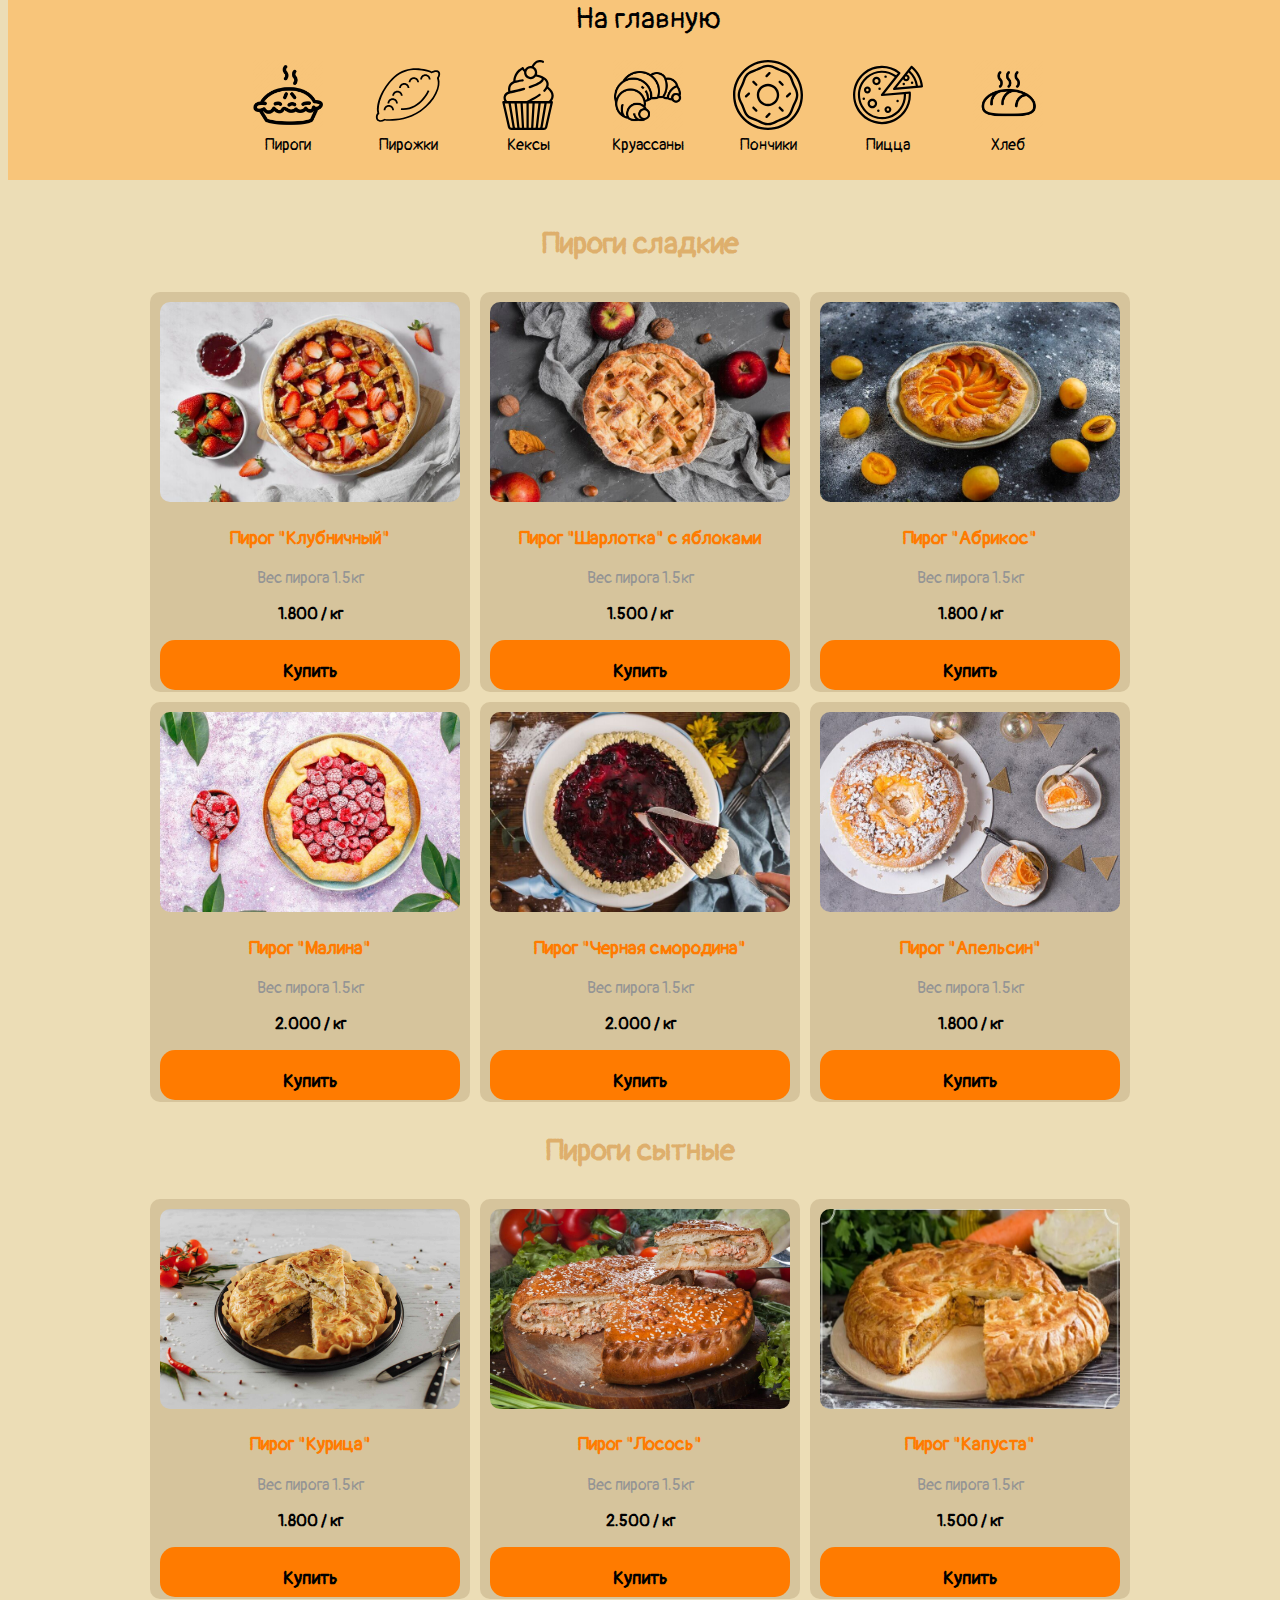
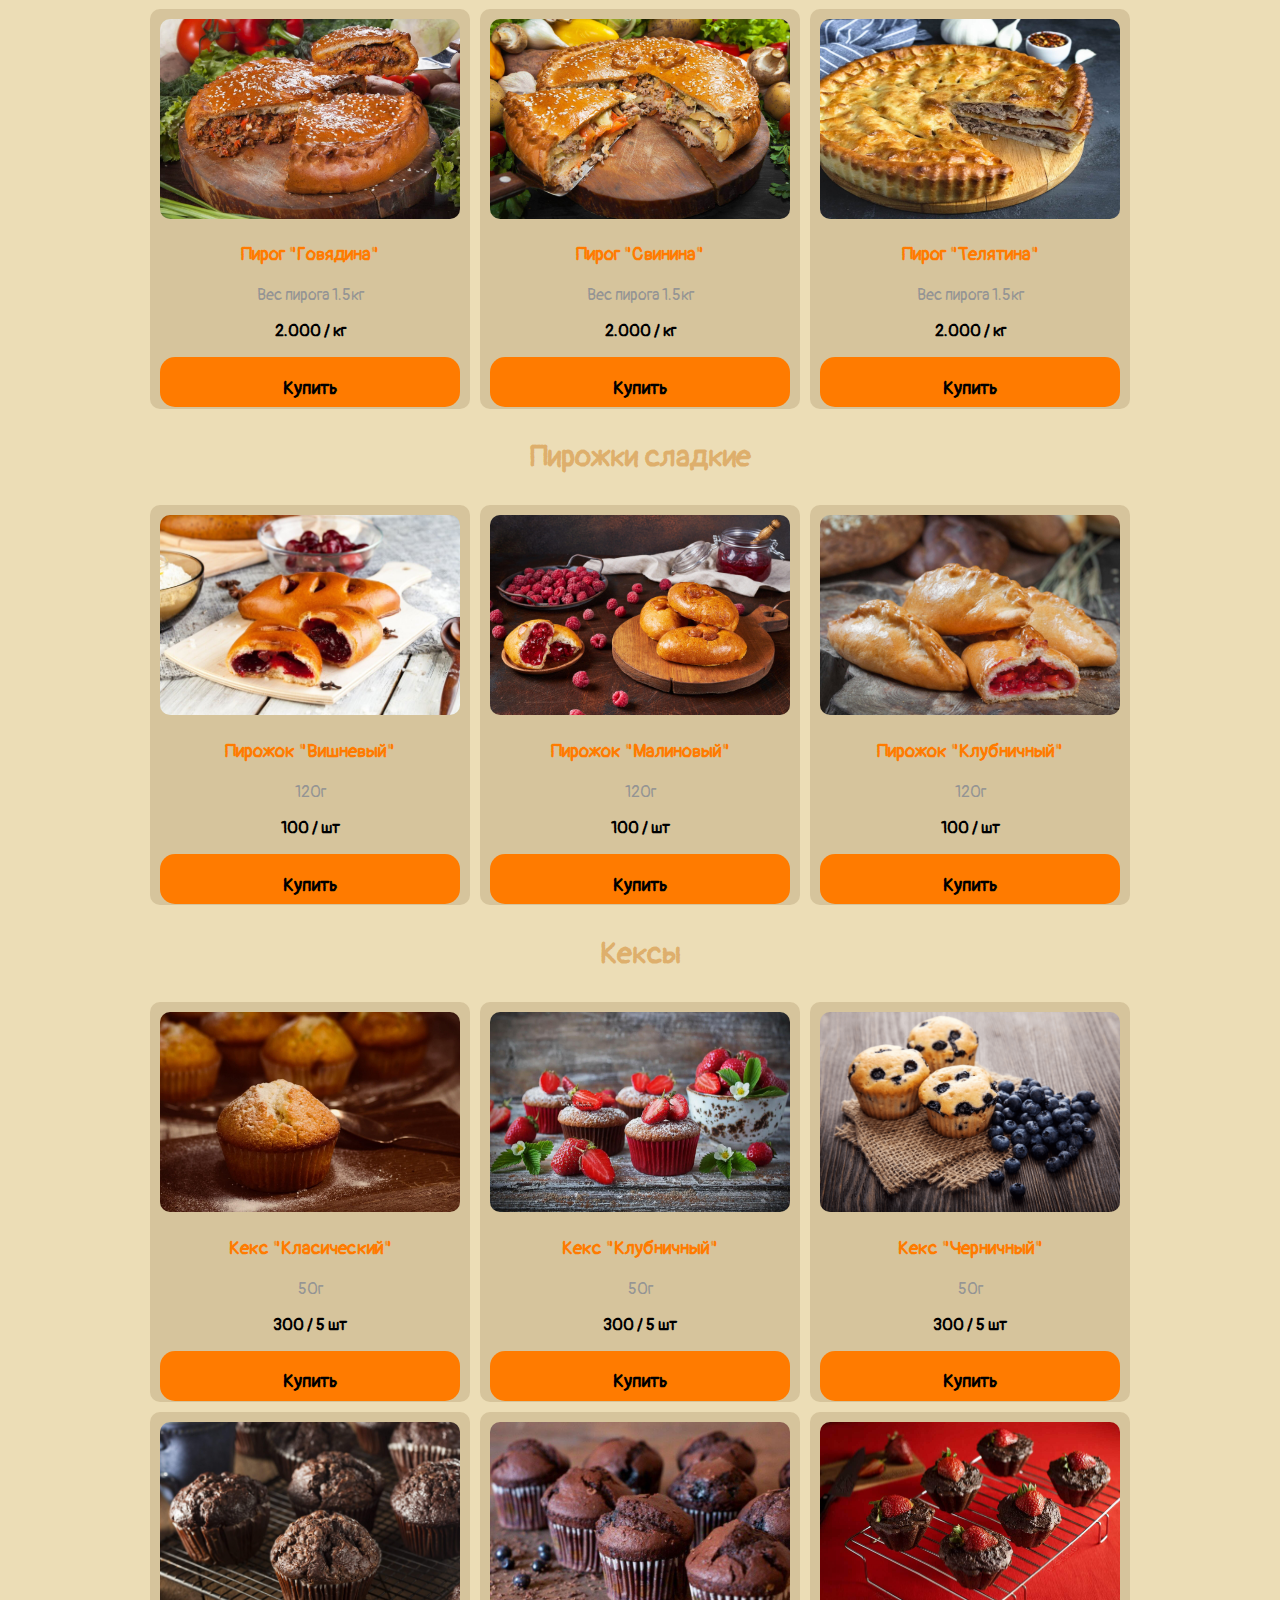
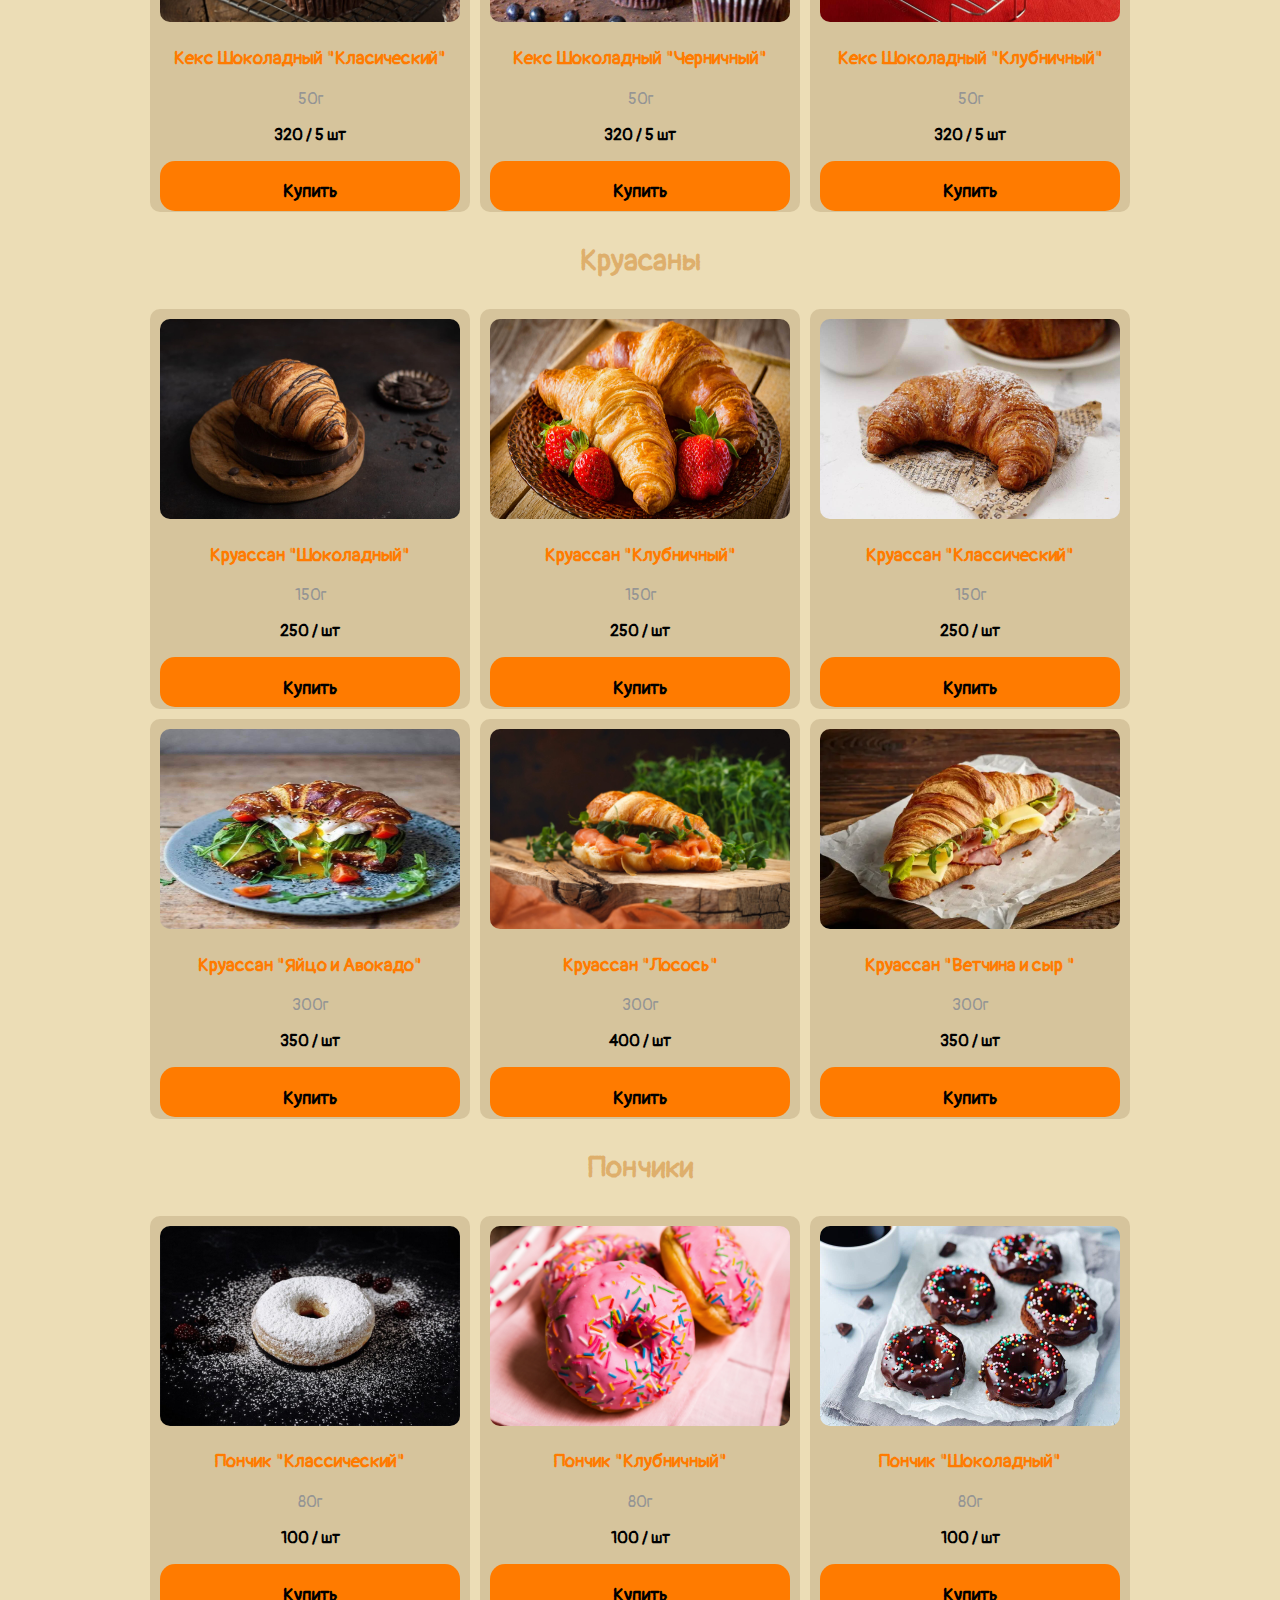
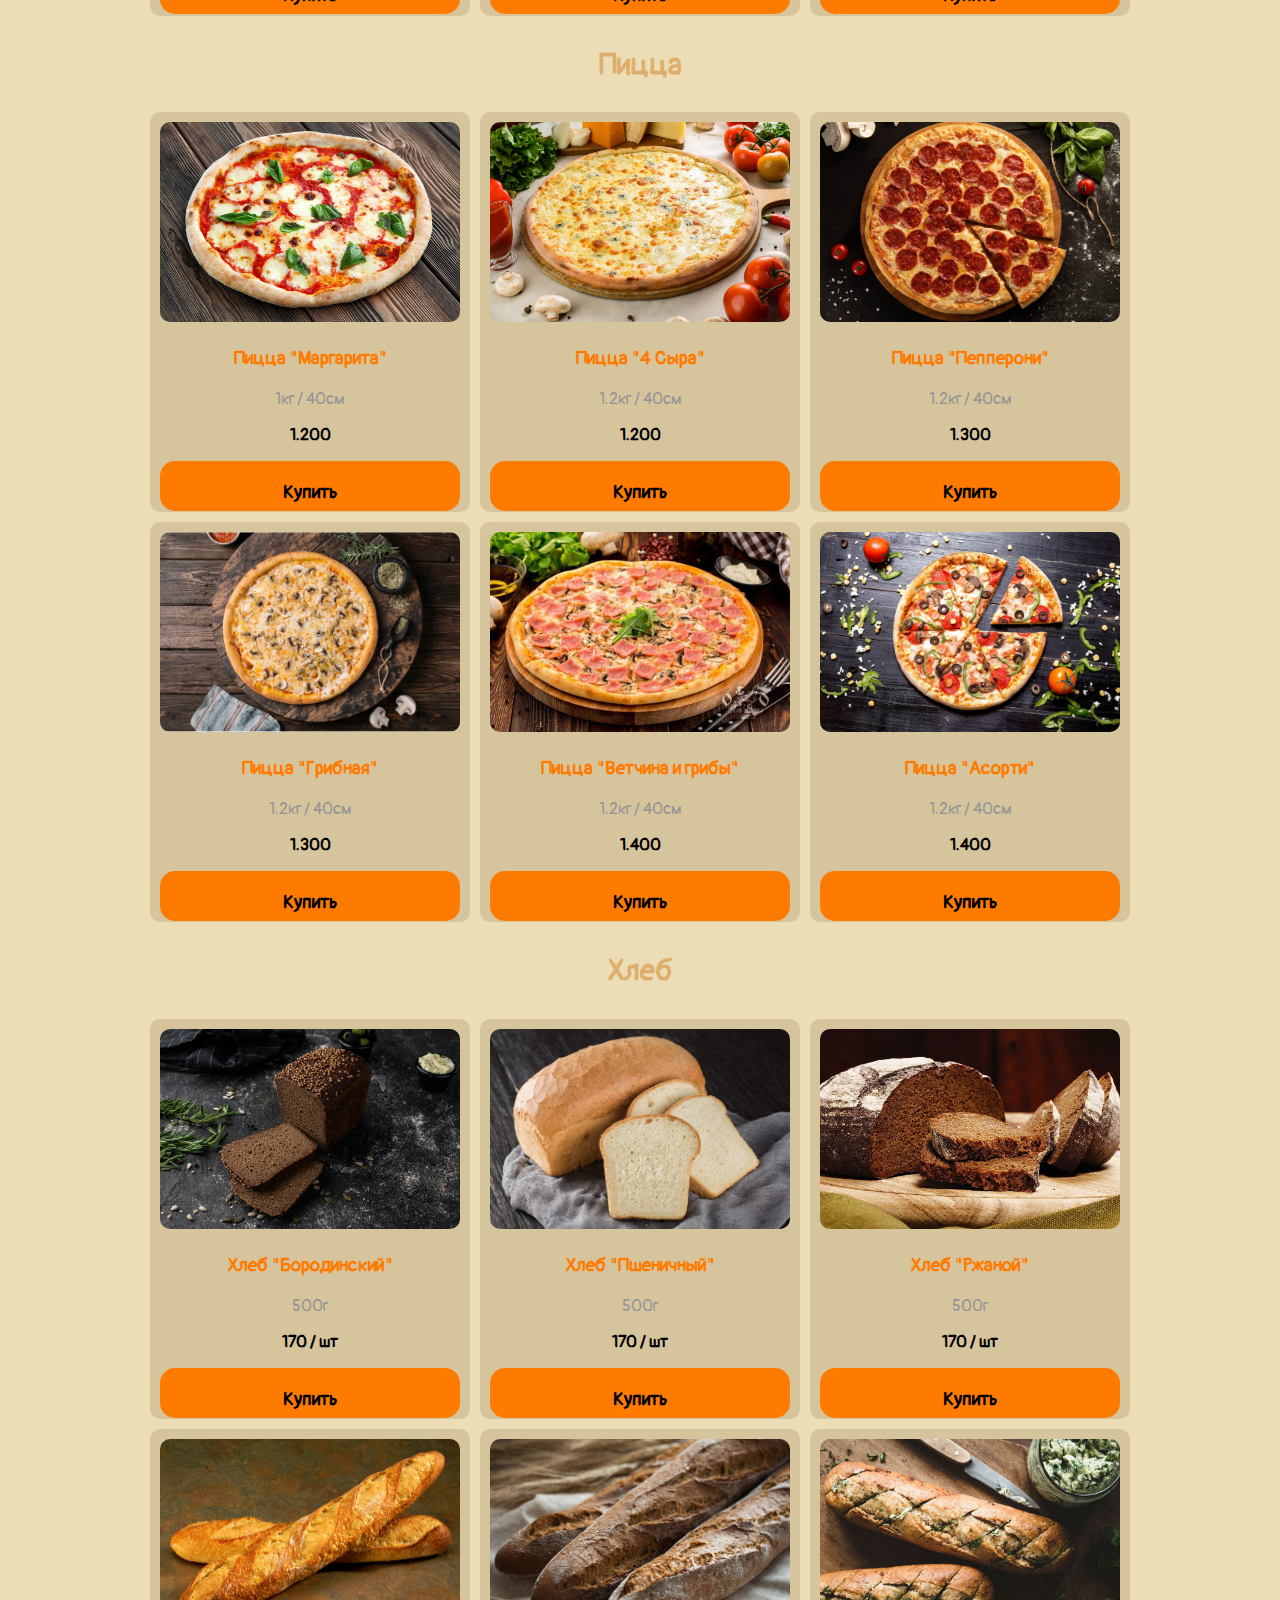
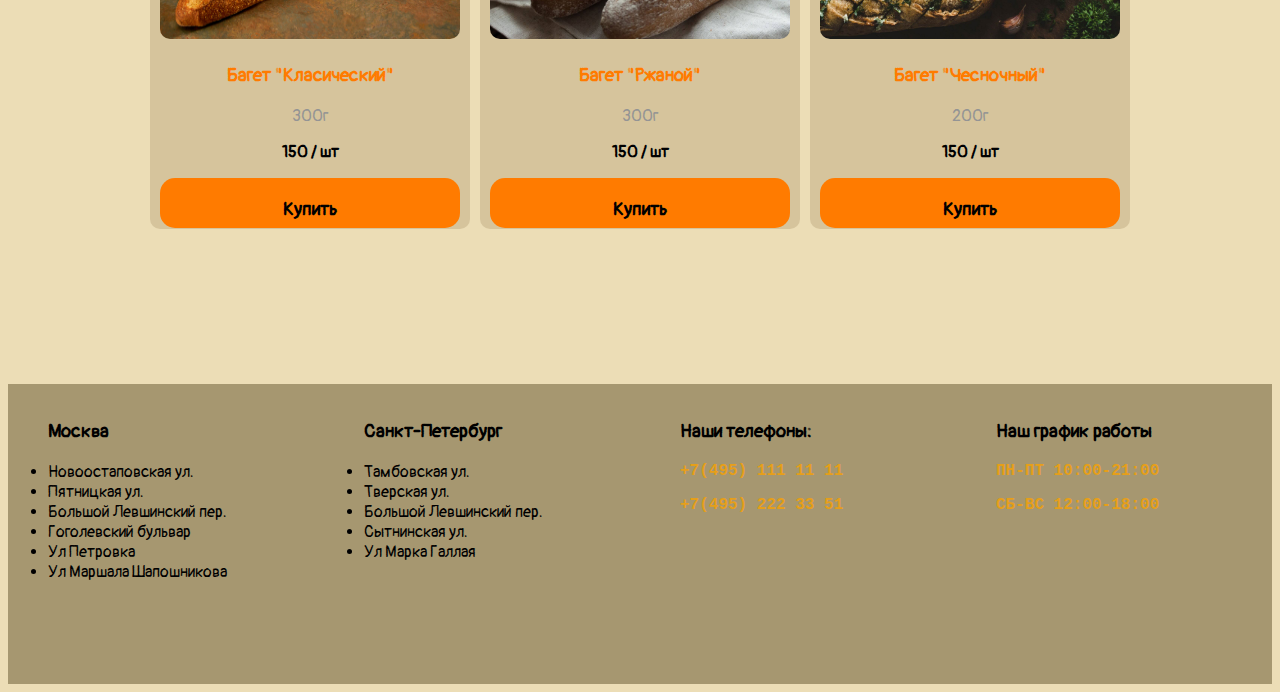
<file: index2.html>
<!DOCTYPE html>
<html lang="en">

<head>
    <title>Каталог</title>
    <meta charset="UTF-8">
    <meta name="viewport" content="width=device-width, initial-scale=1.0">
    <title>Document</title>
    <link rel="stylesheet" href="style2.css">
    <link rel="preconnect" href="https://fonts.googleapis.com">
    <link rel="preconnect" href="https://fonts.gstatic.com" crossorigin>
    <link
        href="https://fonts.googleapis.com/css2?family=Pacifico&family=Pangolin&family=Rubik+Spray+Paint&family=Russo+One&display=swap"
        rel="stylesheet">
    <link rel="preconnect" href="https://fonts.googleapis.com">
    <link rel="preconnect" href="https://fonts.gstatic.com" crossorigin>
    <link
        href="https://fonts.googleapis.com/css2?family=Pacifico&family=Pangolin&family=Rubik+Spray+Paint&family=Russo+One&display=swap"
        rel="stylesheet">
        <meta name="viewport" content="width=device-width, initial-scale=1">

</head>

<body>

    
    <header>
        
        
       <div class="boxe">
        <div class="mmm"><a href="index.html"><div class="go">На главную</div></a></div>
      <div class="contt"> <div class="menu"> <a href="#pie"><img src="img/1685545817_gagaru-club-p-pirog-risunok-vkontakte-66.png"alt="">Пироги</a></div>
        <div class="menu"> <a href="#piroz"><img src="img/pie_SxOu1g.svg" alt="">Пирожки</a> </div>
        <div class="menu"><a href="#keks"><img src="img/cupcake.svg" alt="">Кексы</a> </div>
        <div class="menu"> <a href="#crua"><img src="img/1693722917_funnyart-club-p-kruassan-risunok-interesnie-31.png"alt="">Круассаны</a> </div>
        <div class="menu"><a href="#donut"><img src="img/donut-svgrepo-com.svg" alt="">Пончики</a> </div>
        <div class="menu"><a href="#pizza"><img src="img/pizza.svg" alt="">Пицца</a> </div>
        <div class="menu"> <a href="#bread"><img src="img/1693251056_pushinka-top-p-kartinka-pirozhok-risunok-instagram-46.png" alt="">Хлеб</a> </div>
    </div> 
</div> 
    </header>

    <main>
        
        <div class="box">
            <h2 class="up"><a name="pie"></a>Пироги сладкие</h2>
        </div>
        <div class="cont">
            <div class="pie"><img src="Catalog/beautifully-decorted-bakery-sweets_23-2149367824.jpg" alt="">
                <h3 class="name">Пирог "Клубничный"</h3>
                <p class="ves">Вес пирога 1.5кг</p>
                <p class="price"> 1.800 / кг</p>
                <div class="buy"><a  href="">
                        <h3 class="buybut">Купить</h3>
                </div></a>
            </div>
            <div class="pie"><img src="Catalog/flat-lay-pie-apples_23-2148243491.jpg" alt="">
                <h3 class="name">Пирог "Шарлотка" с яблоками</h3>
                <p class="ves">Вес пирога 1.5кг</p>
                <p class="price"> 1.500 / кг</p>
                <div class="buy"><a href="">
                        <h3 class="buybut">Купить</h3>
                </div></a>
            </div>
            <div class="pie"><img
                    src="Catalog/homemade-rustic-apricot-galette-with-fresh-organic-apricot-fruits_114579-10108.jpg"
                    alt="">
                <h3 class="name">Пирог "Абрикос"</h3>
                <p class="ves">Вес пирога 1.5кг</p>
                <p class="price"> 1.800 / кг</p>
                <div class="buy"><a href="">
                        <h3 class="buybut">Купить</h3>
                </div></a>
            </div>
        </div>

        <div class="cont">
            <div class="pie"><img src="Catalog/open-pie-raspberry-galette_114579-9010.jpg" alt="">
                <h3 class="name">Пирог "Малина"</h3>
                <p class="ves">Вес пирога 1.5кг</p>
                <p class="price"> 2.000 / кг</p>
                <div class="buy"><a href="">
                        <h3 class="buybut">Купить</h3>
                </div></a>
            </div>
            <div class="pie"><img src="Catalog/tasty-slice-cake-top-view_23-2148395143.jpg" alt="">
                <h3 class="name">Пирог "Черная смородина"</h3>
                <p class="ves">Вес пирога 1.5кг</p>
                <p class="price"> 2.000 / кг</p>
                <div class="buy"><a href="">
                        <h3 class="buybut">Купить</h3>
                </div></a>
            </div>
            <div class="pie"><img src="Catalog/flat-lay-epiphany-day-food-assortment_23-2148730519.jpg" alt="">
                <h3 class="name">Пирог "Апельсин"</h3>
                <p class="ves">Вес пирога 1.5кг</p>
                <p class="price"> 1.800 / кг</p>
                <div class="buy"><a href="">
                        <h3 class="buybut">Купить</h3>
                </div></a>
            </div>
        </div>
        <div class="box">
            <h2 class="up">Пироги сытные</h2>
        </div>
        <div class="cont">
            <div class="pie"><img src="Catalog/3b7a1a1a581d31c5983b1d7545cadafc.jpeg" alt="">
                <h3 class="name">Пирог "Курица"</h3>
                <p class="ves">Вес пирога 1.5кг</p>
                <p class="price"> 1.800 / кг</p>
                <div class="buy"><a href="">
                        <h3 class="buybut">Купить</h3>
                </div></a>
            </div>
            <div class="pie"><img src="Catalog/163f92d9ff1c3d2b235d1b06c6e9ded7.jpeg" alt="">
                <h3 class="name">Пирог "Лосось"</h3>
                <p class="ves">Вес пирога 1.5кг</p>
                <p class="price"> 2.500 / кг</p>
                <div class="buy"><a href="">
                        <h3 class="buybut">Купить</h3>
                </div></a>
            </div>
            <div class="pie"><img
                    src="Catalog/1663665695_16-mykaleidoscope-ru-p-pirogi-s-kapustoi-iz-drozhzhevogo-testa-ye-16.jpg"
                    alt="">
                <h3 class="name">Пирог "Капуста"</h3>
                <p class="ves">Вес пирога 1.5кг</p>
                <p class="price"> 1.500 / кг</p>
                <div class="buy"><a href="">
                        <h3 class="buybut">Купить</h3>
                </div></a>
            </div>
        </div>
        <div class="cont">
            <div class="pie"><img src="Catalog/1663637049_49-mykaleidoscope-ru-p-pirozhki-s-myasom-yeda-krasivo-53.jpg"
                    alt="">
                <h3 class="name">Пирог "Говядина"</h3>
                <p class="ves">Вес пирога 1.5кг</p>
                <p class="price"> 2.000 / кг</p>
                <div class="buy"><a href="">
                        <h3 class="buybut">Купить</h3>
                </div></a>
            </div>
            <div class="pie"><img src="Catalog/7497a444952214eb17633fa1016a6b52.jpeg" alt="">
                <h3 class="name">Пирог "Свинина"</h3>
                <p class="ves">Вес пирога 1.5кг</p>
                <p class="price"> 2.000 / кг</p>
                <div class="buy"><a href="">
                        <h3 class="buybut">Купить</h3>
                </div></a>
            </div>
            <div class="pie"><img src="Catalog/1703297550_mykaleidoscope-ru-p-myasnoi-tatarskii-pirog-vkontakte-10.jpg"
                    alt="">
                <h3 class="name">Пирог "Телятина"</h3>
                <p class="ves">Вес пирога 1.5кг</p>
                <p class="price"> 2.000 / кг</p>
                <div class="buy"><a href="">
                        <h3 class="buybut">Купить</h3>
                </div></a>
            </div>
        </div>
        <div class="box">
            <h2 class="up"><a name="piroz"></a>Пирожки сладкие</h2>
        </div>

        <div class="cont">
            <div class="pie"><img src="Catalog/pirvish.jpg" alt="">
                <h3 class="name">Пирожок "Вишневый"</h3>
                <p class="ves">120г</p>
                <p class="price"> 100 / шт</p>
                <div class="buy"><a href="">
                        <h3 class="buybut">Купить</h3>
                </div></a>
            </div>
            <div class="pie"><img src="Catalog/otrkytky-ru-49-YXZhbmdhcmQtZ2F6ZXRhLnJ1.jpg" alt="">
                <h3 class="name">Пирожок "Малиновый"</h3>
                <p class="ves">120г</p>
                <p class="price"> 100 / шт</p>
                <div class="buy"><a href="">
                        <h3 class="buybut">Купить</h3>
                </div></a>
            </div>
            <div class="pie"><img src="Catalog/1645171791_2-balthazar-club-p-pirozhki-s-klubnikoi-2.jpg" alt="">
                <h3 class="name">Пирожок "Клубничный"</h3>
                <p class="ves">120г</p>
                <p class="price"> 100 / шт</p>
                <div class="buy"><a href="">
                        <h3 class="buybut">Купить</h3>
                </div></a>
            </div>
        </div>



        <div class="box">

            <div class="box">
                <h2 class="up"><a name="keks"></a>Кексы</h2>
            </div>

            <div class="cont">
                <div class="pie"><img src="Catalog/1696410658_gas-kvas-com-p-kartinki-keksi-8.jpg" alt="">
                    <h3 class="name">Кекс "Класический"</h3>
                    <p class="ves">50г</p>
                    <p class="price"> 300 / 5 шт</p>
                    <div class="buy"><a href="">
                            <h3 class="buybut">Купить</h3>
                    </div></a>
                </div>
                <div class="pie"><img src="Catalog/1634763345_77-mykaleidoscope-ru-p-keksi-s-yagodami-81.jpg" alt="">
                    <h3 class="name">Кекс "Клубничный"</h3>
                    <p class="ves">50г</p>
                    <p class="price"> 300 / 5 шт</p>
                    <div class="buy"><a href="">
                            <h3 class="buybut">Купить</h3>
                    </div></a>
                </div>
                <div class="pie"><img src="Catalog/keks1.png" alt="">
                    <h3 class="name">Кекс "Черничный"</h3>
                    <p class="ves">50г</p>
                    <p class="price"> 300 / 5 шт</p>
                    <div class="buy"><a href="">
                            <h3 class="buybut">Купить</h3>
                    </div></a>
                </div>
            </div>

            <div class="cont">
                <div class="pie"><img
                        src="Catalog/1666367334_79-mykaleidoscope-ru-p-keks-s-kroshkoi-shokolada-pinterest-85.jpg"
                        alt="">
                    <h3 class="name">Кекс Шоколадный "Класический"</h3>
                    <p class="ves">50г</p>
                    <p class="price"> 320 / 5 шт</p>
                    <div class="buy"><a href="">
                            <h3 class="buybut">Купить</h3>
                    </div></a>
                </div>
                <div class="pie"><img src="Catalog/foto-2674-16.jpg" alt="">
                    <h3 class="name">Кекс Шоколадный "Черничный"</h3>
                    <p class="ves">50г</p>
                    <p class="price"> 320 / 5 шт</p>
                    <div class="buy"><a href="">
                            <h3 class="buybut">Купить</h3>
                    </div></a>
                </div>
                <div class="pie"><img src="Catalog/final_1200-7.jpg" alt="">
                    <h3 class="name">Кекс Шоколадный "Клубничный"</h3>
                    <p class="ves">50г</p>
                    <p class="price"> 320 / 5 шт</p>
                    <div class="buy"><a href="">
                            <h3 class="buybut">Купить</h3>
                    </div></a>
                </div>
            </div>
            <div class="box">
                <h2 class="up"><a name="crua"></a>Круасаны</h2>
            </div>

            <div class="cont">
                <div class="pie"><img
                        src="Catalog/1666312028_46-balthazar-club-p-shokoladnaya-nachinka-dlya-kruassanov-iz-k-55.jpg"
                        alt="">
                    <h3 class="name">Круассан "Шоколадный"</h3>
                    <p class="ves">150г</p>
                    <p class="price"> 250 / шт</p>
                    <div class="buy"><a href="">
                            <h3 class="buybut">Купить</h3>
                    </div></a>
                </div>
                <div class="pie"><img src="Catalog/Croissant_Strawberry_Two_534929_2048x1152.jpg" alt="">
                    <h3 class="name">Круассан "Клубничный"</h3>
                    <p class="ves">150г</p>
                    <p class="price"> 250 / шт</p>
                    <div class="buy"><a href="">
                            <h3 class="buybut">Купить</h3>
                    </div></a>
                </div>
                <div class="pie"><img src="Catalog/357157-kruassan-25.jpg" alt="">
                    <h3 class="name">Круассан "Классический"</h3>
                    <p class="ves">150г</p>
                    <p class="price"> 250 / шт</p>
                    <div class="buy"><a href="">
                            <h3 class="buybut">Купить</h3>
                    </div></a>
                </div>
            </div>

            <div class="cont">
                <div class="pie"><img src="Catalog/b499cc7e38fd832300292bcb18d46f24.jpg" alt="">
                    <h3 class="name">Круассан "Яйцо и Авокадо"</h3>
                    <p class="ves">300г</p>
                    <p class="price"> 350 / шт</p>
                    <div class="buy"><a href="">
                            <h3 class="buybut">Купить</h3>
                    </div></a>
                </div>
                <div class="pie"><img src="Catalog/IMG_8703-scaled.jpg" alt="">
                    <h3 class="name">Круассан "Лосось"</h3>
                    <p class="ves">300г</p>
                    <p class="price"> 400 / шт</p>
                    <div class="buy"><a href="">
                            <h3 class="buybut">Купить</h3>
                    </div></a>
                </div>
                <div class="pie"><img src="Catalog/сандвич-круассана-с-сыром-и-ветчиной-107638422.webp" alt="">
                    <h3 class="name">Круассан "Ветчина и сыр "</h3>
                    <p class="ves">300г</p>
                    <p class="price"> 350 / шт</p>
                    <div class="buy"><a href="">
                            <h3 class="buybut">Купить</h3>
                    </div></a>
                </div>
            </div>
            <div class="box">
                <h2 class="up"><a name="donut"></a>Пончики</h2>
            </div>

            <div class="cont">
                <div class="pie"><img src="Catalog/2e1a4a7d-acaa-539b-adac-dcbfcc2fbd14.jpg" alt="">
                    <h3 class="name">Пончик "Классический"</h3>
                    <p class="ves">80г</p>
                    <p class="price"> 100 / шт</p>
                    <div class="buy"><a href="">
                            <h3 class="buybut">Купить</h3>
                    </div></a>
                </div>
                <div class="pie"><img src="Catalog/dde80acd1eb3324c37a0eb152de67062.jpeg" alt="">
                    <h3 class="name">Пончик "Клубничный"</h3>
                    <p class="ves">80г</p>
                    <p class="price"> 100 / шт</p>
                    <div class="buy"><a href="">
                            <h3 class="buybut">Купить</h3>
                    </div></a>
                </div>
                <div class="pie"><img
                        src="Catalog/1674795778_balthazar-club-p-glazur-dlya-ponchikov-iz-shokolada-oboi-37.jpg" alt="">
                    <h3 class="name">Пончик "Шоколадный"</h3>
                    <p class="ves">80г</p>
                    <p class="price"> 100 / шт</p>
                    <div class="buy"><a href="">
                            <h3 class="buybut">Купить</h3>
                    </div></a>
                </div>
            </div>




        </div>
        <div class="box">
            <h2 class="up"><a name="pizza"></a>Пицца</h2>
        </div>
        <div class="cont">
            <div class="pie"><img src="Catalog/fffff.jpg" alt="">
                <h3 class="name">Пицца "Маргарита"</h3>
                <p class="ves">1кг / 40см</p>
                <p class="price"> 1.200 </p>
                <div class="buy"><a href="">
                        <h3 class="buybut">Купить</h3>
                </div></a>
            </div>
            <div class="pie"><img src="Catalog/1069164_1574104827.0052_original.jpg" alt="">
                <h3 class="name">Пицца "4 Сыра"</h3>
                <p class="ves">1.2кг / 40см</p>
                <p class="price"> 1.200 </p>
                <div class="buy"><a href="">
                        <h3 class="buybut">Купить</h3>
                </div></a>
            </div>
            <div class="pie"><img
                    src="Catalog/1663787545_58-mykaleidoscope-ru-p-zagotovka-dlya-pitstsi-yeda-vkontakte-68.jpg" alt="">
                <h3 class="name">Пицца "Пепперони"</h3>
                <p class="ves">1.2кг / 40см</p>
                <p class="price"> 1.300 </p>
                <div class="buy"><a href="">
                        <h3 class="buybut">Купить</h3>
                </div></a>
            </div>
        </div>

        <div class="cont">
            <div class="pie"><img src="Catalog/грибная-1.jpg" alt="">
                <h3 class="name">Пицца "Грибная"</h3>
                <p class="ves">1.2кг / 40см</p>
                <p class="price"> 1.300 </p>
                <div class="buy"><a href="">
                        <h3 class="buybut">Купить</h3>
                </div></a>
            </div>
            <div class="pie"><img src="Catalog/6e926cdc987461fabde883eb09380289.jpeg" alt="">
                <h3 class="name">Пицца "Ветчина и грибы"</h3>
                <p class="ves">1.2кг / 40см</p>
                <p class="price"> 1.400 </p>
                <div class="buy"><a href="">
                        <h3 class="buybut">Купить</h3>
                </div></a>
            </div>
            <div class="pie"><img
                    src="Catalog/1703256953_mykaleidoscope-ru-p-pitstsa-s-solenimi-ogurtsami-pinterest-66.jpg" alt="">
                <h3 class="name">Пицца "Асорти"</h3>
                <p class="ves"> 1.2кг / 40см</p>
                <p class="price"> 1.400 </p>
                <div class="buy"><a href="">
                        <h3 class="buybut">Купить</h3>
                </div></a>
            </div>
        </div>
        <div class="box">
            <h2 class="up"><a name="bread"></a>Хлеб</h2>
        </div>
        <div class="cont">
            <div class="pie"><img src="Catalog/borodinskij-1024x683.jpeg" alt="">
                <h3 class="name">Хлеб "Бородинский"</h3>
                <p class="ves">500г</p>
                <p class="price"> 170 / шт</p>
                <div class="buy"><a href="">
                        <h3 class="buybut">Купить</h3>
                </div></a>
            </div>
            <div class="pie"><img src="Catalog/1663780031_20-mykaleidoscope-ru-p-bukhanka-khleba-yeda-instagram-28.jpg"
                    alt="">
                <h3 class="name">Хлеб "Пшеничный"</h3>
                <p class="ves">500г</p>
                <p class="price"> 170 / шт</p>
                <div class="buy"><a href="">
                        <h3 class="buybut">Купить</h3>
                </div></a>
            </div>
            <div class="pie"><img src="Catalog/ee05f11eb69027a701b7aeceee89c6c1.jpg" alt="">
                <h3 class="name">Хлеб "Ржаной"</h3>
                <p class="ves">500г</p>
                <p class="price"> 170 / шт</p>
                <div class="buy"><a href="">
                        <h3 class="buybut">Купить</h3>
                </div></a>
            </div>
        </div>
        <div class="cont">
            <div class="pie"><img src="Catalog/Baguette-Wallpaper-Download.jpg" alt="">
                <h3 class="name">Багет "Класический"</h3>
                <p class="ves"> 300г</p>
                <p class="price"> 150 / шт</p>
                <div class="buy"><a href="">
                        <h3 class="buybut">Купить</h3>
                </div></a>
            </div>
            <div class="pie"><img src="Catalog/1656356799_22-100foto-club-p-solodovii-khleb-49.jpg" alt="">
                <h3 class="name"> Багет "Ржаной"</h3>
                <p class="ves"> 300г</p>
                <p class="price"> 150 / шт</p>
                <div class="buy"><a href="">
                        <h3 class="buybut">Купить</h3>
                </div></a>
            </div>
            <div class="pie"><img src="Catalog/0d1d9cfc668680a2d676a0ab286d664d.jpg" alt="">
                <h3 class="name"> Багет "Чесночный"</h3>
                <p class="ves"> 200г</p>
                <p class="price"> 150 / шт</p>
                <div class="buy"><a href="">
                        <h3 class="buybut">Купить</h3>
                </div></a>
            </div>
        </div>

    </main>
    <footer>
        <div class="fot">
           
            <ul>
                <h3>Москва</h3>
                <li>Новоостаповская ул.</li>
                <li>Пятницкая ул.</li>
                <li>Большой Левшинский пер.</li>
                <li>Гоголевский бульвар</li>
                <li>Ул Петровка</li>
                <li>Ул Маршала Шапошникова</li>
            </ul>
    
        </div>
        <div class="fot">
            
            <ul>
                <h3>Санкт-Петербург</h3>
                <li>Тамбовская ул.</li>
                <li>Тверская ул.</li>
                <li>Большой Левшинский пер.</li>
                <li>Сытнинская ул.</li>
                <li>Ул Марка Галлая</li>
            </ul>
            
        </div>
        <div class="fot">
            
            <ul>
                <h3>Наши телефоны:</h3>
                <p class="phon">+7(495) 111 11 11</p>
                <p class="phon">+7(495) 222 33 51</p>
                
                
                
            </ul>
            
        </div>
        <div class="fot">
            
            <ul>
                <h3>Наш график работы</h3>
                <p class="phon">ПН-ПТ 10:00-21:00</p>
                <p class="phon">СБ-ВС 12:00-18:00</p>
            </ul>
            
        </div>
    
    </footer>


</body>

</html>
</file>
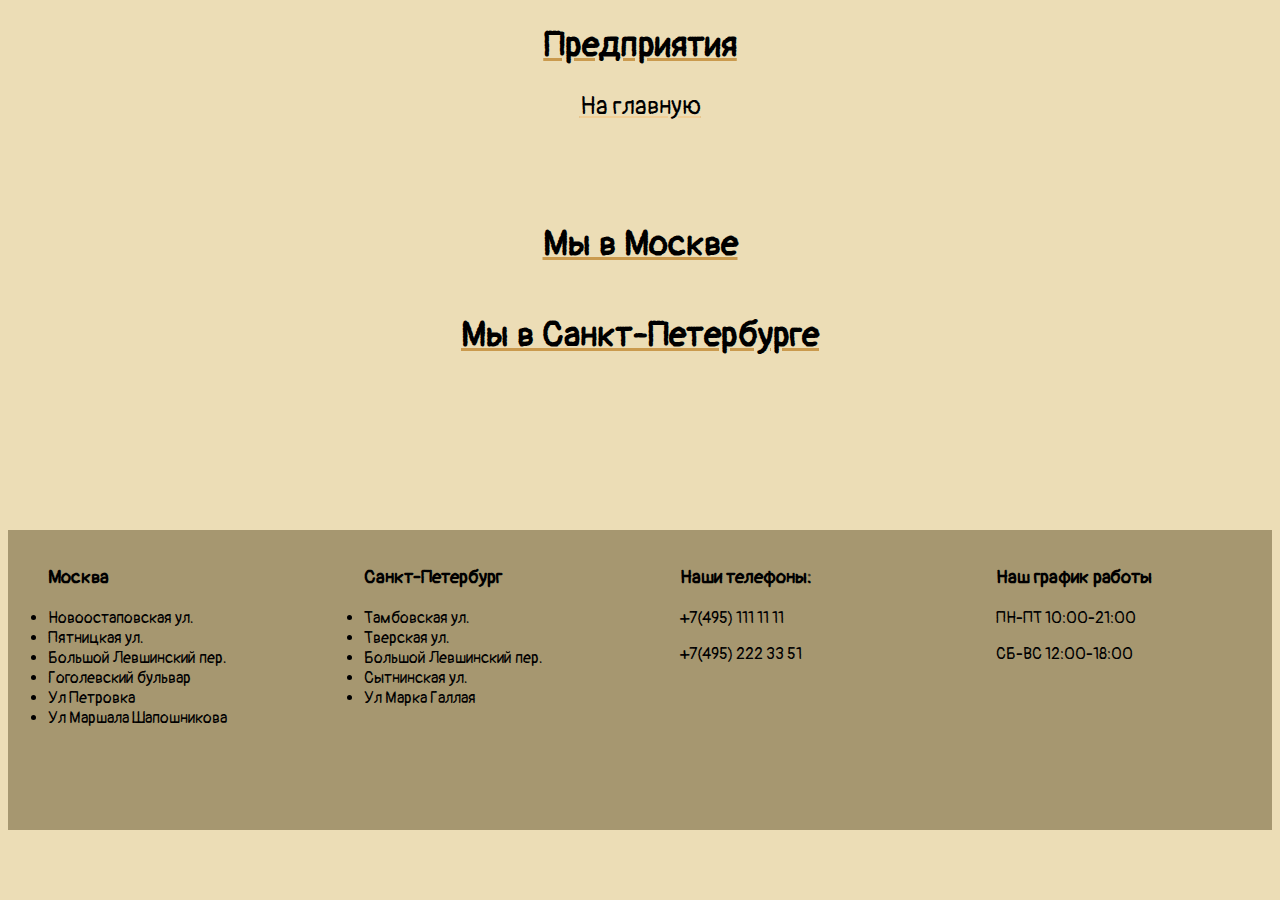
<file: index3.html>
<!DOCTYPE html>
<html lang="en">
<head>
    <title>Пекарни</title>
    <meta charset="UTF-8">
    <meta name="viewport" content="width=device-width, initial-scale=1.0">
    <title>Document</title>
    <link rel="stylesheet" href="style3.css">
    <link rel="preconnect" href="https://fonts.googleapis.com">
    <link rel="preconnect" href="https://fonts.gstatic.com" crossorigin>
    <link
        href="https://fonts.googleapis.com/css2?family=Pacifico&family=Pangolin&family=Rubik+Spray+Paint&family=Russo+One&display=swap"
        rel="stylesheet">
    <link rel="preconnect" href="https://fonts.googleapis.com">
    <link rel="preconnect" href="https://fonts.gstatic.com" crossorigin>
    <link
        href="https://fonts.googleapis.com/css2?family=Pacifico&family=Pangolin&family=Rubik+Spray+Paint&family=Russo+One&display=swap"
        rel="stylesheet">
        <meta name="viewport" content="width=device-width, initial-scale=1">

</head>
<body>
    
    <header>
        <h1>Предприятия</h1>
        <a href="index.html"><div class="menu">
            На главную
        </div></a>
    </header>
    <main>
        <h1>Мы в Москве</h1>
        <div class="map"><script  type="text/javascript" charset="utf-8" async src="https://api-maps.yandex.ru/services/constructor/1.0/js/?um=constructor%3A1bc8d541e8997209ff74c6e0088320aa7def47e874ac351799334d2e0b664ce5&amp;width=1200&amp;height=600&amp;lang=ru_RU&amp;scroll=true"></script></div>
        <h1>Мы в Санкт-Петербурге</h1>
       <div class="map"> <script type="text/javascript" charset="utf-8" async src="https://api-maps.yandex.ru/services/constructor/1.0/js/?um=constructor%3A5fb09c433f1ee6be269b17c082a36fc0c2157156a226a6be470f992c05bdb43c&amp;width=1200&amp;height=600&amp;lang=ru_RU&amp;scroll=true"></script></div>

    </main>

    <footer>
        
        <div class="fot">
       
            <ul>
                <h3>Москва</h3>
                <li>Новоостаповская ул.</li>
                <li>Пятницкая ул.</li>
                <li>Большой Левшинский пер.</li>
                <li>Гоголевский бульвар</li>
                <li>Ул Петровка</li>
                <li>Ул Маршала Шапошникова</li>
            </ul>
    
        </div>
        <div class="fot">
            
            <ul>
                <h3>Санкт-Петербург</h3>
                <li>Тамбовская ул.</li>
                <li>Тверская ул.</li>
                <li>Большой Левшинский пер.</li>
                <li>Сытнинская ул.</li>
                <li>Ул Марка Галлая</li>
            </ul>
            
        </div>
        <div class="fot">
            
            <ul>
                <h3>Наши телефоны:</h3>
                <p class="phon">+7(495) 111 11 11</p>
                <p class="phon">+7(495) 222 33 51</p>
              
                
                
            </ul>
            
        </div>
        <div class="fot">
            
            <ul>
                <h3>Наш график работы</h3>
                <p class="phon">ПН-ПТ 10:00-21:00</p>
                <p class="phon">СБ-ВС 12:00-18:00</p>
            </ul>
            
        </div>
    </footer>

</body>
</html>
</file>
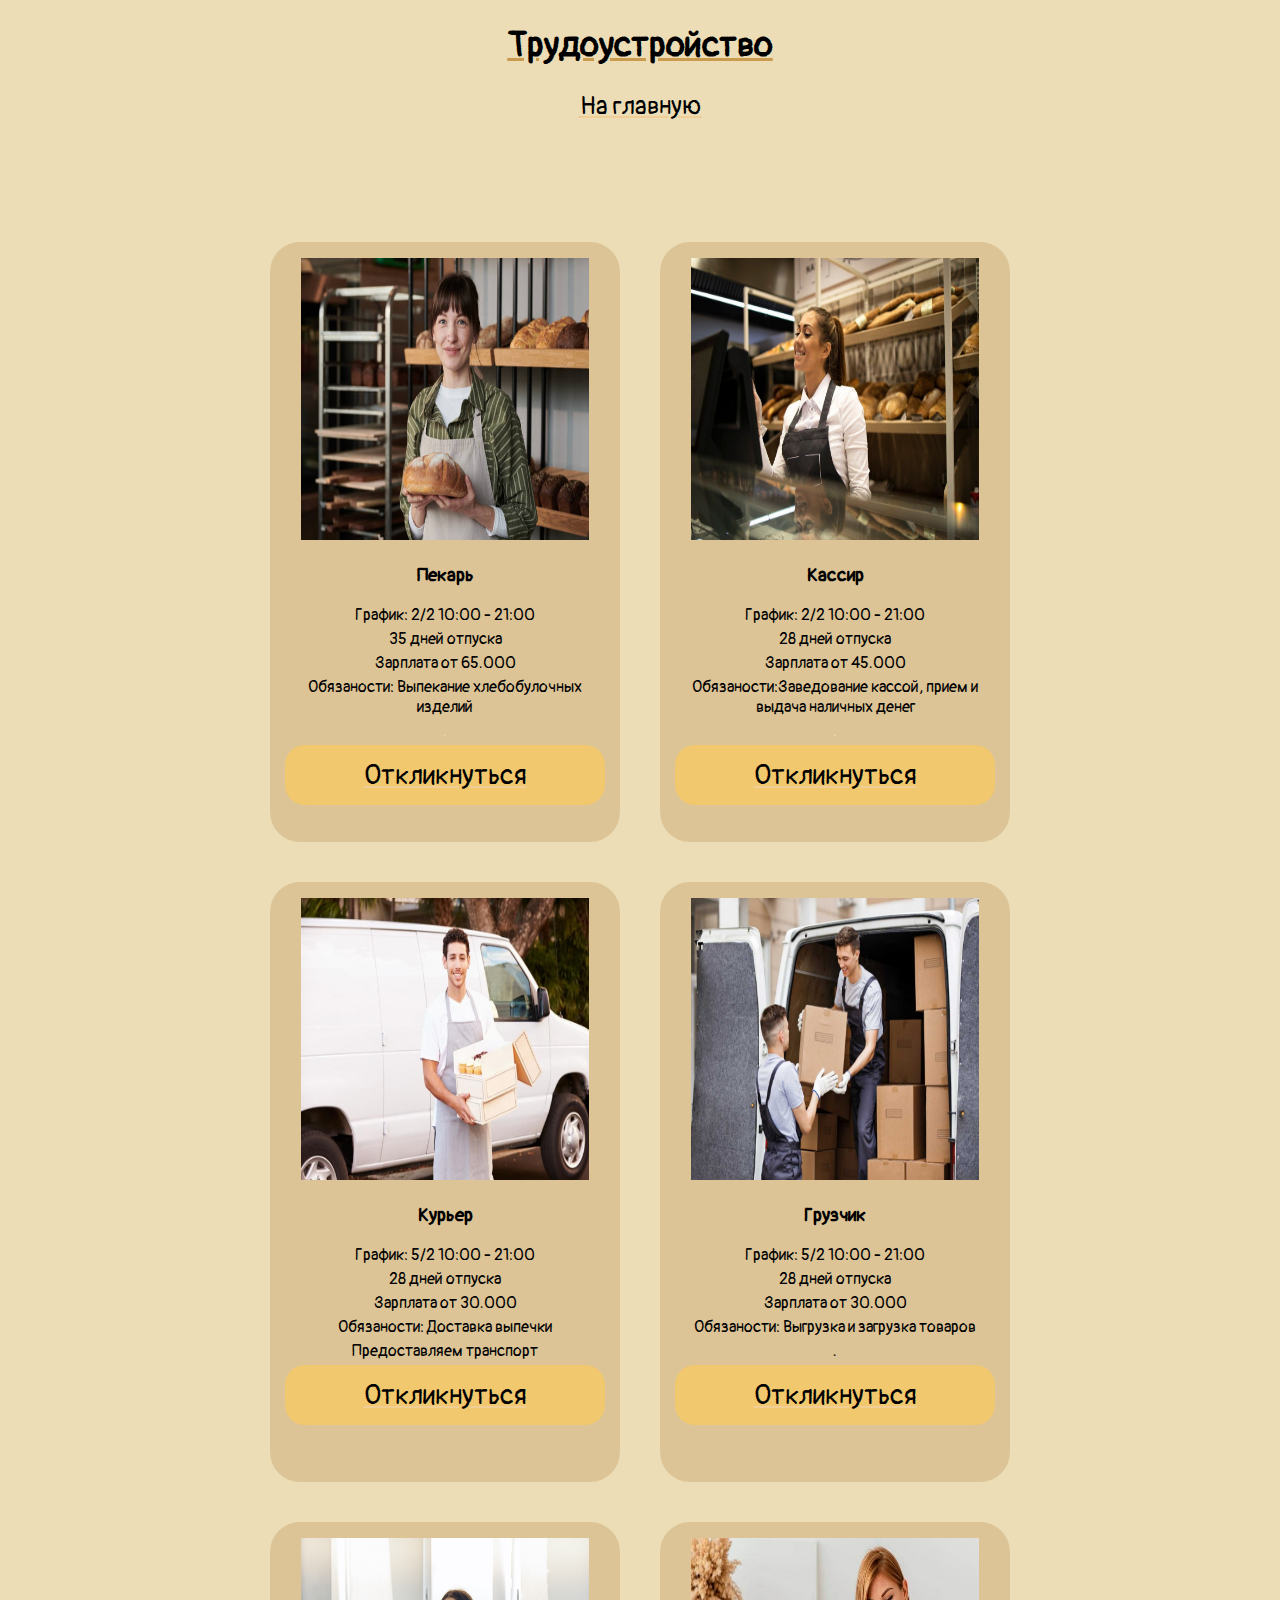
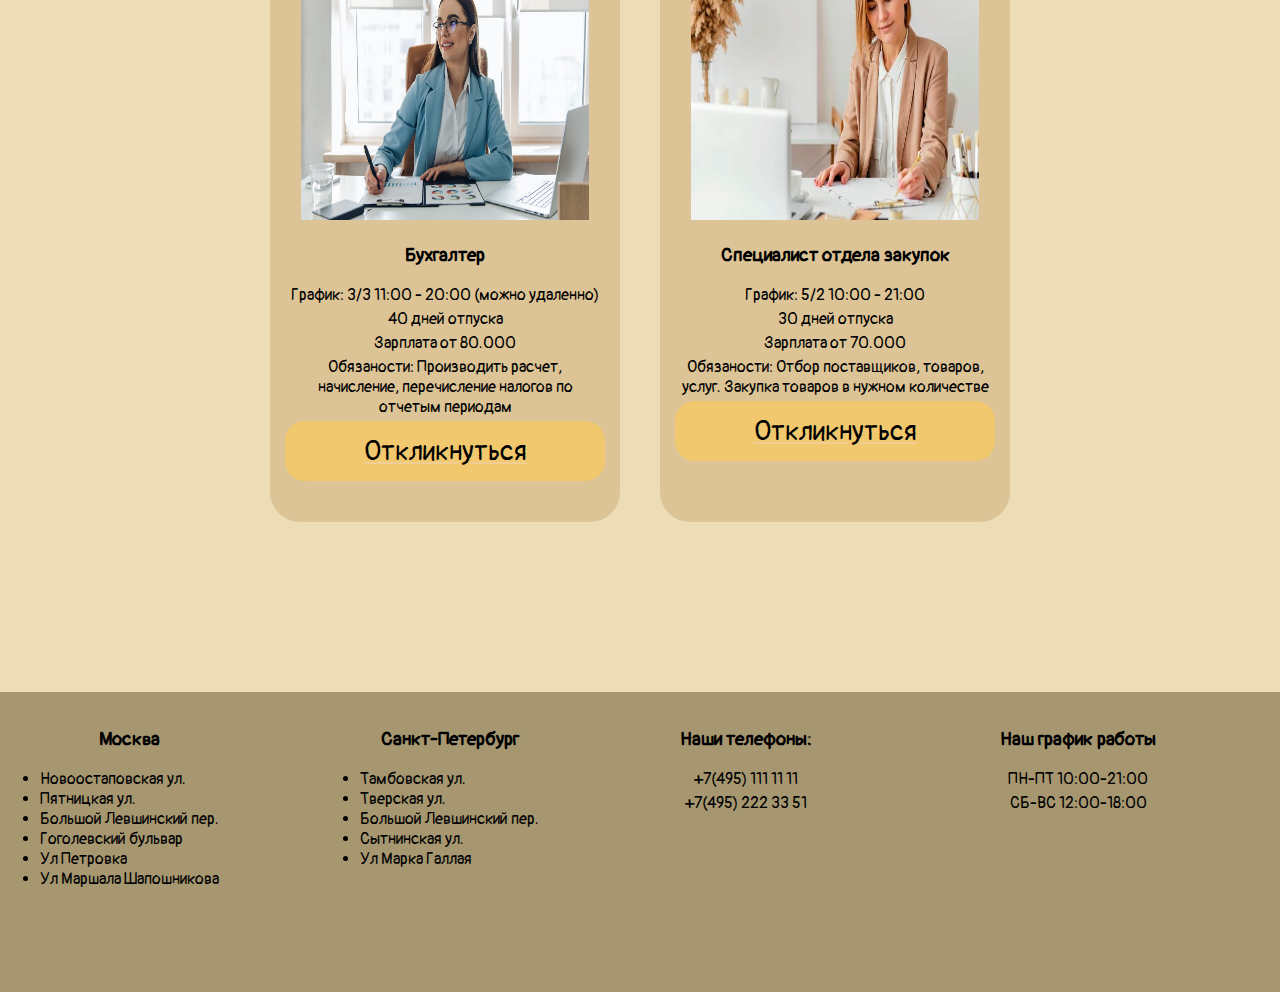
<file: index4.html>
<!DOCTYPE html>
<html lang="en">
<head>
    <title>Трудоустройство</title>
    <meta charset="UTF-8">
    <meta name="viewport" content="width=device-width, initial-scale=1.0">
    <title>Трудоустройство</title>
    <link rel="stylesheet" href="style4.css">
    <link rel="preconnect" href="https://fonts.googleapis.com">
    <link rel="preconnect" href="https://fonts.gstatic.com" crossorigin>
    <link
        href="https://fonts.googleapis.com/css2?family=Pacifico&family=Pangolin&family=Rubik+Spray+Paint&family=Russo+One&display=swap"
        rel="stylesheet">
    <link rel="preconnect" href="https://fonts.googleapis.com">
    <link rel="preconnect" href="https://fonts.gstatic.com" crossorigin>
    <link
        href="https://fonts.googleapis.com/css2?family=Pacifico&family=Pangolin&family=Rubik+Spray+Paint&family=Russo+One&display=swap"
        rel="stylesheet"><title>Document</title>
        <meta name="viewport" content="width=device-width, initial-scale=1">


    </head>
<body></body>
<header>
    <h1>Трудоустройство</h1>
    <a href="index.html"><div class="menu">
        На главную
    </div></a>
</header>
    <main>
     <div class="box">
        <div class="card"><img src="photo/istockphoto-1319936956-612x612.jpg" alt=""><h3>Пекарь</h3><p>График: 2/2 10:00 - 21:00</p><p>35 дней отпуска</p><p> Зарплата от 65.000</p><p>Обязаности: Выпекание хлебобулочных изделий </p><p class="a">. </p><a href=""><div class="go"><p>Откликнуться</p></div></a> </div>
        <div class="card"><img src="photo/kassi1.jpg" alt=""><h3>Кассир</h3><p>График: 2/2 10:00 - 21:00</p><p>28 дней отпуска</p><p> Зарплата от 45.000</p><p>Обязаности:Заведование кассой, прием и выдача наличных денег  </p><p class="a">. </p><a href=""><div class="go"><p>Откликнуться</p></div></a> </div>
    </div>
    <div class="box">
        <div class="card"><img src="photo/delivery1298.jpg" alt=""><h3>Курьер</h3><p>График: 5/2 10:00 - 21:00</p><p>28 дней отпуска</p><p> Зарплата от 30.000</p><p>Обязаности: Доставка выпечки </p><p>Предоставляем транспорт </p><a href=""><div class="go"><p>Откликнуться</p></div></a> </div>
        <div class="card"><img src="photo/46c438733214ad600688ed559e603d06.jpg" alt=""><h3>Грузчик</h3><p>График: 5/2 10:00 - 21:00</p><p>28 дней отпуска</p><p> Зарплата от 30.000</p><p>Обязаности: Выгрузка и загрузка товаров </p><p> .</p><a href=""><div class="go"><p>Откликнуться</p></div></a> </div>
    </div>
    <div class="box">
        <div class="card"><img src="photo/o38u236v5s0tbq1dm34z2jylsjrjc6in.jpg" alt=""><h3>Бухгалтер</h3><p>График: 3/3 11:00 - 20:00 (можно удаленно)</p><p>40 дней отпуска</p><p> Зарплата от 80.000</p><p>Обязаности: Производить расчет, начисление, перечисление налогов по отчетым периодам </p><a href=""><div class="go"><p>Откликнуться</p></div></a> </div>
        <div class="card"><img src="photo/9cabc34fac607410c28fac8a63dc2f9e.jpg" alt=""><h3>Специалист отдела закупок</h3><p>График: 5/2 10:00 - 21:00</p><p>30 дней отпуска</p><p> Зарплата от 70.000</p><p>Обязаности: Отбор поставщиков, товаров, услуг. Закупка товаров в нужном количестве </p><a href=""><div class="go"><p>Откликнуться</p></div></a> </div>
    </div>
    </main>
    <footer>
        
        <div class="fot">
       
        <ul>
            <h3>Москва</h3>
            <li>Новоостаповская ул.</li>
            <li>Пятницкая ул.</li>
            <li>Большой Левшинский пер.</li>
            <li>Гоголевский бульвар</li>
            <li>Ул Петровка</li>
            <li>Ул Маршала Шапошникова</li>
        </ul>

    </div>
    <div class="fot">
        
        <ul>
            <h3>Санкт-Петербург</h3>
            <li>Тамбовская ул.</li>
            <li>Тверская ул.</li>
            <li>Большой Левшинский пер.</li>
            <li>Сытнинская ул.</li>
            <li>Ул Марка Галлая</li>
        </ul>
        
    </div>
    <div class="fot">
        
        <ul>
            <h3>Наши телефоны:</h3>
            <p class="phon">+7(495) 111 11 11</p>
            <p class="phon">+7(495) 222 33 51</p>
          
            
            
        </ul>
        
    </div>
    <div class="fot">
        
        <ul>
            <h3>Наш график работы</h3>
            <p class="phon">ПН-ПТ 10:00-21:00</p>
            <p class="phon">СБ-ВС 12:00-18:00</p>
        </ul>
        
    </div>

  
        
    






    </footer>
    
</body>
</html>
</file>
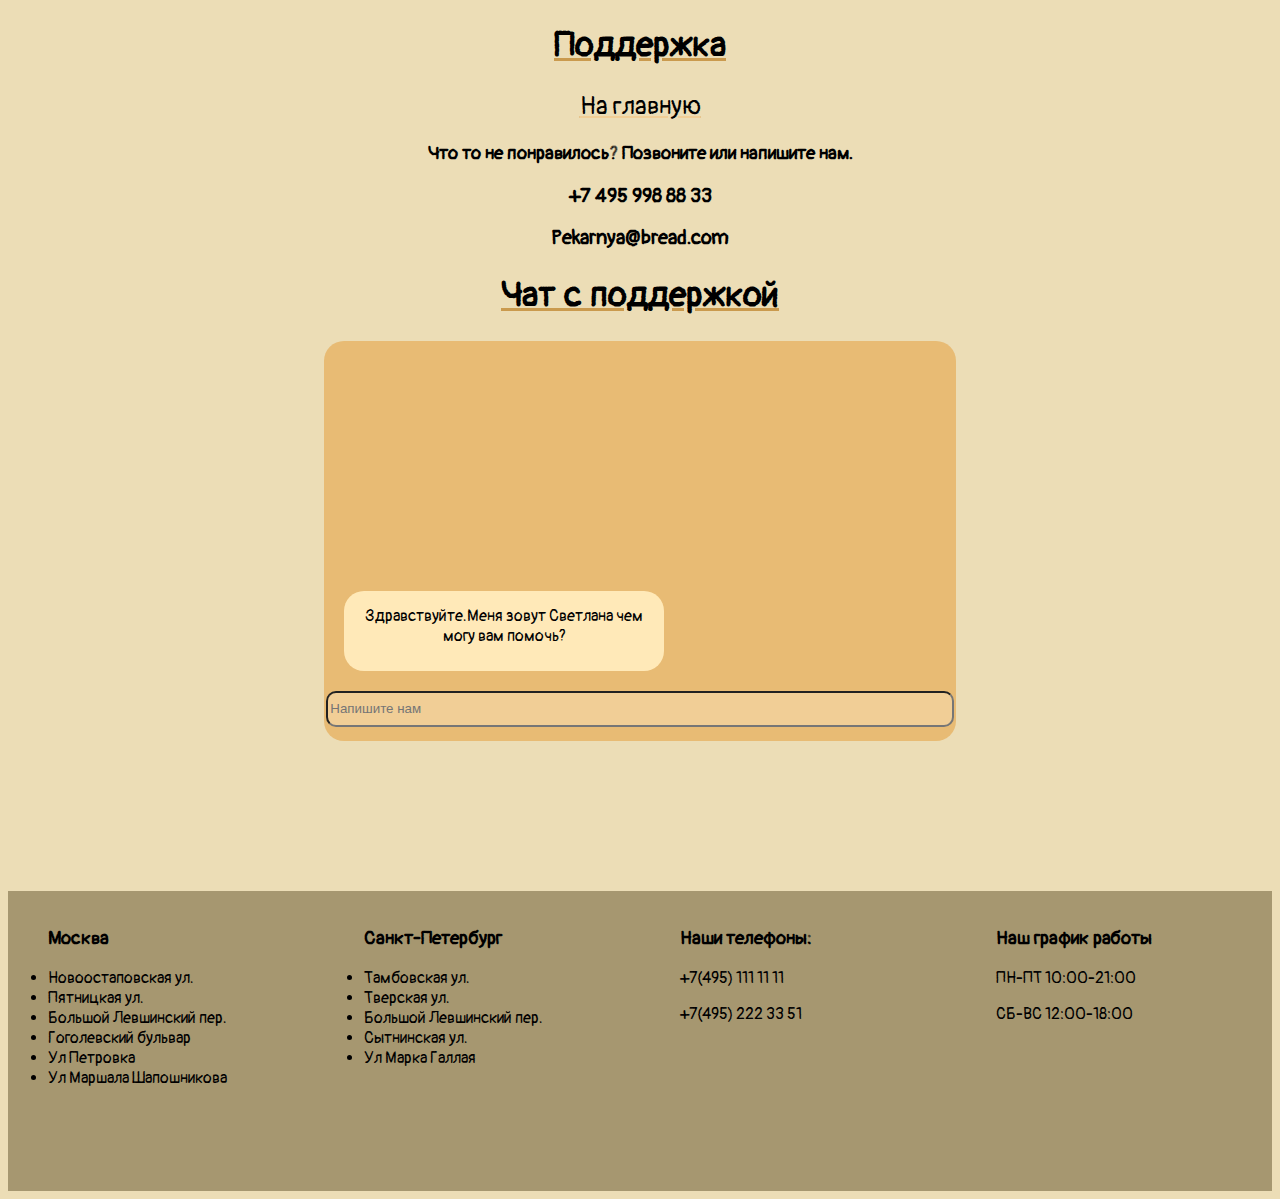
<file: index5.html>
<!DOCTYPE html>
<html lang="en">
<head>
    <title>Поддержка</title>
    <meta charset="UTF-8">
    <meta name="viewport" content="width=device-width, initial-scale=1.0">
    <title>Document</title>
    <link rel="stylesheet" href="style5.css">
    <link rel="preconnect" href="https://fonts.googleapis.com">
    <link rel="preconnect" href="https://fonts.gstatic.com" crossorigin>
    <link
        href="https://fonts.googleapis.com/css2?family=Pacifico&family=Pangolin&family=Rubik+Spray+Paint&family=Russo+One&display=swap"
        rel="stylesheet">
    <link rel="preconnect" href="https://fonts.googleapis.com">
    <link rel="preconnect" href="https://fonts.gstatic.com" crossorigin>
    <link
        href="https://fonts.googleapis.com/css2?family=Pacifico&family=Pangolin&family=Rubik+Spray+Paint&family=Russo+One&display=swap"
        rel="stylesheet">
        <meta name="viewport" content="width=device-width, initial-scale=1">


    </head>
<body>
    <header><h1>Поддержка</h1>
        <a href="index.html"><div class="menu">
            На главную
        </div></a>
    </header>
    <main>
        <h3>Что то не понравилось? Позвоните или напишите нам.</h3>
        <h2>+7 495 998 88 33</h2>
        <h2>Pekarnya@bread.com</h2>
        <h1>Чат с поддержкой</h1>
        
        
        <div class="chat">        <div class="mes">Здравствуйте.Меня зовут Светлана чем могу вам помочь? </div>
        <input type="text" placeholder="Напишите нам"></div>
    </main>
    <footer>
        
        <div class="fot">
       
            <ul>
                <h3>Москва</h3>
                <li>Новоостаповская ул.</li>
                <li>Пятницкая ул.</li>
                <li>Большой Левшинский пер.</li>
                <li>Гоголевский бульвар</li>
                <li>Ул Петровка</li>
                <li>Ул Маршала Шапошникова</li>
            </ul>
    
        </div>
        <div class="fot">
            
            <ul>
                <h3>Санкт-Петербург</h3>
                <li>Тамбовская ул.</li>
                <li>Тверская ул.</li>
                <li>Большой Левшинский пер.</li>
                <li>Сытнинская ул.</li>
                <li>Ул Марка Галлая</li>
            </ul>
            
        </div>
        <div class="fot">
            
            <ul>
                <h3>Наши телефоны:</h3>
                <p class="phon">+7(495) 111 11 11</p>
                <p class="phon">+7(495) 222 33 51</p>
        
                
                
            </ul>
            
        </div>
        <div class="fot">
            
            <ul>
                <h3>Наш график работы</h3>
                <p class="phon">ПН-ПТ 10:00-21:00</p>
                <p class="phon">СБ-ВС 12:00-18:00</p>
            </ul>
            
        </div>
    </footer>
</body>

</html>
</file>
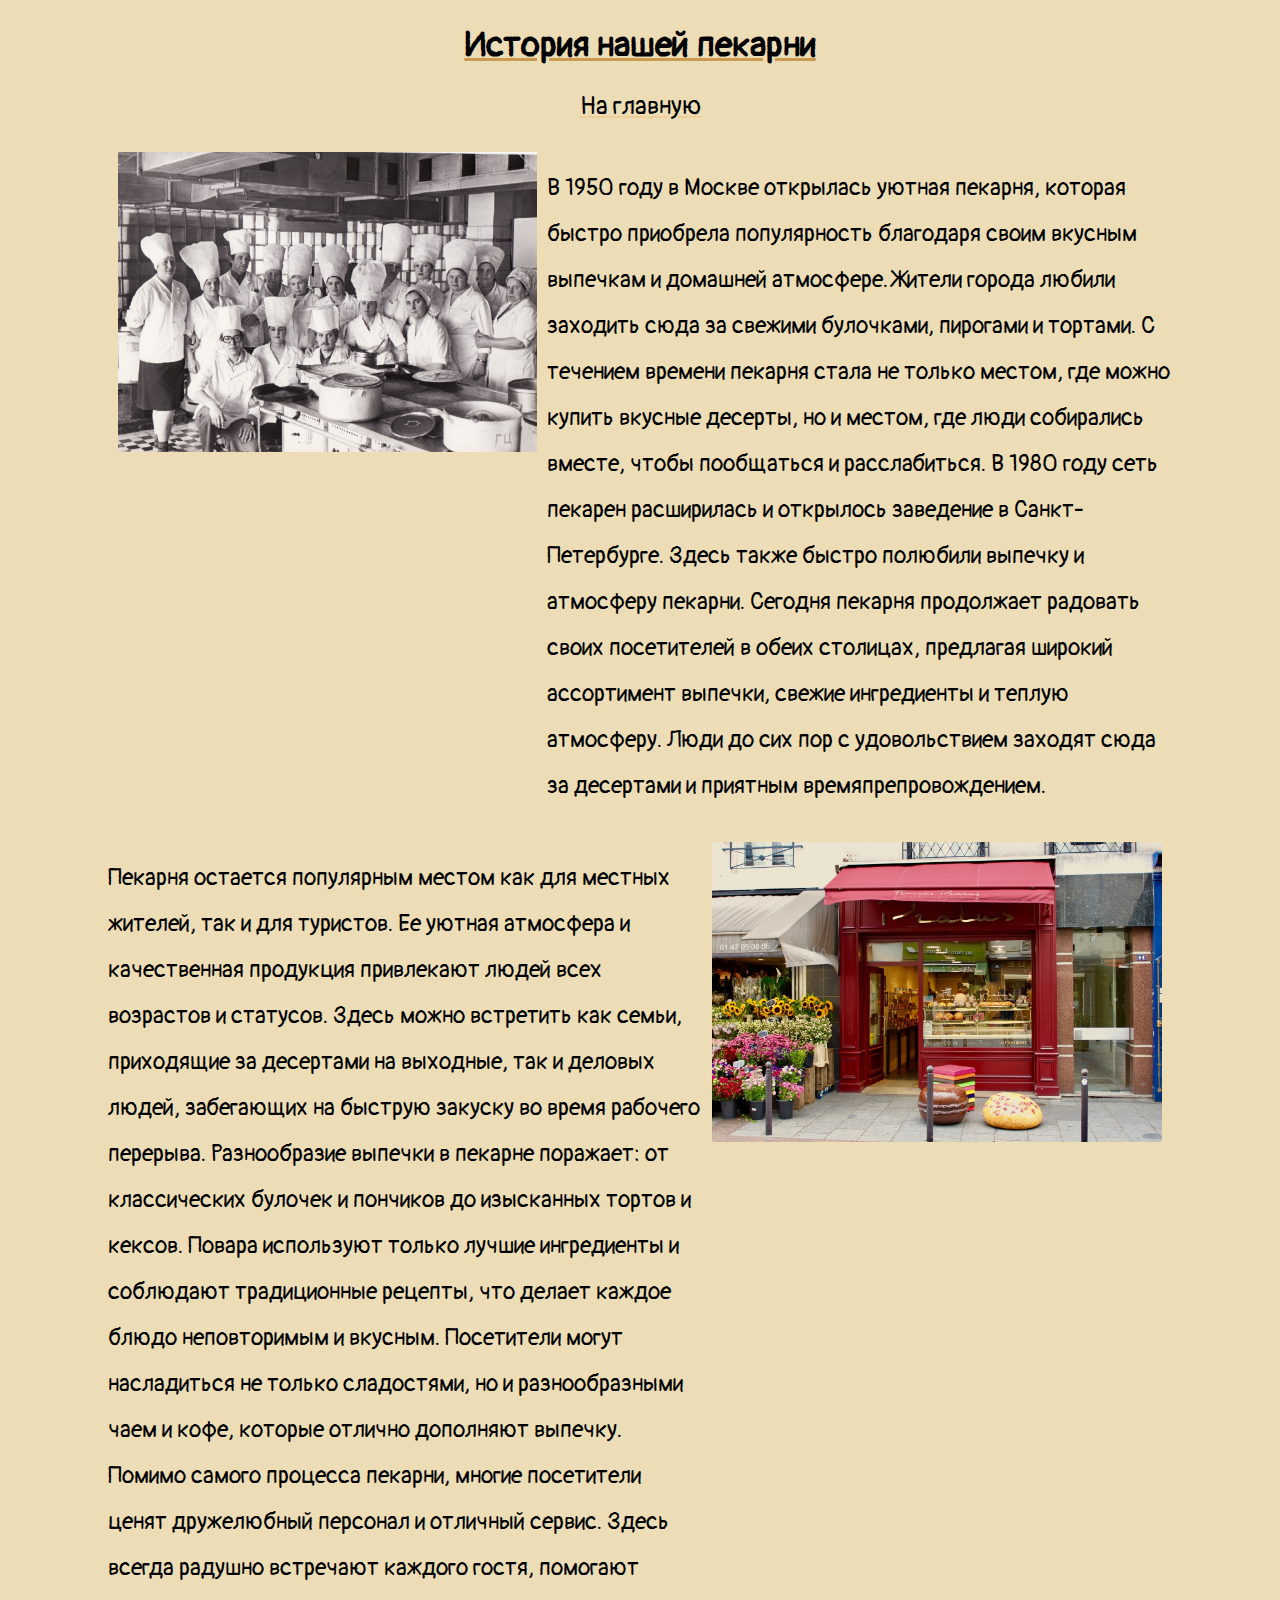
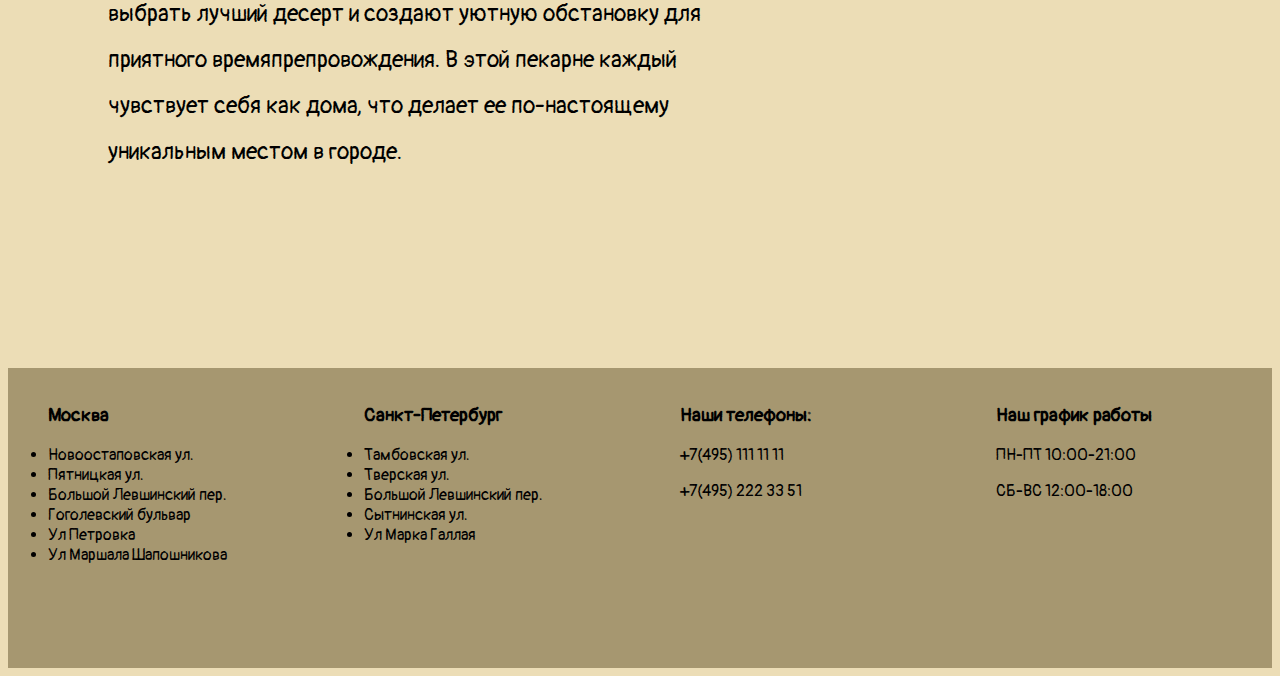
<file: index6.html>
<!DOCTYPE html>
<html lang="en">

<head>
    <title>История</title>
    <meta charset="UTF-8">
    <meta name="viewport" content="width=device-width, initial-scale=1.0">
    <title>Document</title>
    <link rel="stylesheet" href="style6.css">
    <link rel="preconnect" href="https://fonts.googleapis.com">
    <link rel="preconnect" href="https://fonts.gstatic.com" crossorigin>
    <link
        href="https://fonts.googleapis.com/css2?family=Pacifico&family=Pangolin&family=Rubik+Spray+Paint&family=Russo+One&display=swap"
        rel="stylesheet">
    <link rel="preconnect" href="https://fonts.googleapis.com">
    <link rel="preconnect" href="https://fonts.gstatic.com" crossorigin>
    <link
        href="https://fonts.googleapis.com/css2?family=Pacifico&family=Pangolin&family=Rubik+Spray+Paint&family=Russo+One&display=swap"
        rel="stylesheet">
    <meta name="viewport" content="width=device-width, initial-scale=1">


</head>

<body>
    <header>
        <h1>История нашей пекарни</h1>
        <a href="index.html">
            <div class="menu">
                На главную
            </div>
        </a>
    </header>
    <main>
        <div class="text"><img src="photo/his.jpg" alt="">
            <p>В 1950 году в Москве открылась уютная пекарня, которая быстро приобрела популярность благодаря своим
                вкусным выпечкам и домашней атмосфере. Жители города любили заходить сюда за свежими булочками, пирогами
                и тортами.

                С течением времени пекарня стала не только местом, где можно купить вкусные десерты, но и местом, где
                люди собирались вместе, чтобы пообщаться и расслабиться. В 1980 году сеть пекарен расширилась и
                открылось заведение в Санкт-Петербурге. Здесь также быстро полюбили выпечку и атмосферу пекарни.

                Сегодня пекарня продолжает радовать своих посетителей в обеих столицах, предлагая широкий ассортимент
                выпечки, свежие ингредиенты и теплую атмосферу. Люди до сих пор с удовольствием заходят сюда за
                десертами и приятным времяпрепровождением.
            </p>
        </div>
        <div class="text">
            <p>Пекарня остается популярным местом как для местных жителей, так и для туристов. Ее уютная атмосфера и
                качественная продукция привлекают людей всех возрастов и статусов. Здесь можно встретить как семьи,
                приходящие за десертами на выходные, так и деловых людей, забегающих на быструю закуску во время
                рабочего перерыва.

                Разнообразие выпечки в пекарне поражает: от классических булочек и пончиков до изысканных тортов и
                кексов. Повара используют только лучшие ингредиенты и соблюдают традиционные рецепты, что делает каждое
                блюдо неповторимым и вкусным. Посетители могут насладиться не только сладостями, но и разнообразными
                чаем и кофе, которые отлично дополняют выпечку.

                Помимо самого процесса пекарни, многие посетители ценят дружелюбный персонал и отличный сервис. Здесь
                всегда радушно встречают каждого гостя, помогают выбрать лучший десерт и создают уютную обстановку для
                приятного времяпрепровождения. В этой пекарне каждый чувствует себя как дома, что делает ее
                по-настоящему уникальным местом в городе.</p><img src="photo/la-patisserie.jpg" alt="">
        </div>
    </main>
    <footer>

        <div class="fot">

            <ul>
                <h3>Москва</h3>
                <li>Новоостаповская ул.</li>
                <li>Пятницкая ул.</li>
                <li>Большой Левшинский пер.</li>
                <li>Гоголевский бульвар</li>
                <li>Ул Петровка</li>
                <li>Ул Маршала Шапошникова</li>
            </ul>

        </div>
        <div class="fot">

            <ul>
                <h3>Санкт-Петербург</h3>
                <li>Тамбовская ул.</li>
                <li>Тверская ул.</li>
                <li>Большой Левшинский пер.</li>
                <li>Сытнинская ул.</li>
                <li>Ул Марка Галлая</li>
            </ul>

        </div>
        <div class="fot">

            <ul>
                <h3>Наши телефоны:</h3>
                <p class="phon">+7(495) 111 11 11</p>
                <p class="phon">+7(495) 222 33 51</p>
              


            </ul>

        </div>
        <div class="fot">

            <ul>
                <h3>Наш график работы</h3>
                <p class="phon">ПН-ПТ 10:00-21:00</p>
                <p class="phon">СБ-ВС 12:00-18:00</p>
            </ul>

        </div>
    </footer>



</body>

</html>
</file>
<file: style2.css>
body {
    background-color: #ECDDB6;
    
}


h1 {
	font-family: 'Comic Sans MS', cursive, sans-serif;
    font-size: 50px;
    margin: 0%;
    text-decoration: underline #CA9A4E   ;
}

main {
    
        display: flex;
        justify-content: center;
        margin: 200px 200px 0px 200px   ;
        flex-wrap: wrap;
        
    
    
}
.pie {
    display: block;
    height:400px;
    width: 320px;
    background-color: #d6c49c;
    margin: 5px;
    padding: 10px;
    box-sizing: border-box;
    border-radius: 10px;
    justify-content: center;
    align-items: center;
    text-align: center;
    font-family: "Pangolin", cursive;
}
 main img{
    width: 300px;
    height: 200px;
    border-radius: 10px;
   

    
}
.ves {
    color: rgb(148, 148, 148);
}

.buy {
    border-radius: 15px;
    height: 50px;
    width: 100%;
    background-color: #ff7b00;
    text-align: center;
    
    padding: 0.1px 0.1px 0.1px 0.1px  ;
    box-sizing: border-box;
}
.buybut {
    text-decoration: none;
    
}
.boxe {
    top: 0;
    position: fixed;
    width: 100%;
    height: 180px;
    display: block;
    justify-content: center;
    background-color: #f8c57a;
    

}
.contt {
    display: flex;
    justify-content: center;

}
.mmm {
    justify-content: center;
    text-align: center;
    font-size: 30px;
    height: 50px;
    width: 100%;
}
header {
    
    
    width: 100%;
    
    
    top: 0;
    
    font-family: "Pangolin", cursive; ;
  }
  h1 {
    text-align: center;
    position: absolute;
  }
.name {
    text-align: center;
    color: #ff7b00;
}
.price {
    font-weight: 900;
}
a {
    text-decoration: none;
    color: black;
    
}

.up {
    text-align: center;
    font-family: "Pangolin", cursive;
    color: rgba(216, 155, 75, 0.699);
    font-size: 30px;
}
.phon {
    color: rgba(245, 161, 6, 0.815);
    font-family: 'Courier New', Courier, monospace;
    font-weight: 900;
   }
   h3 {
    font-family: "Pangolin", cursive; ;
   }
   
   .box {
    width: 100%;
   }
   
.cont {
    display: flex;
    justify-content: center;
    width: 100%;
}
header img {
    width: 70px;
    height: 70px;

}
.menu {
    width: 100px;
    height: 100px;
    margin: 10px;
    
    text-align: center;
}



footer {
    margin: 150px 0 0 0 ;
    background-color: #81724ca6;
    height: 300px;
    display: flex;
    
}.fot {
    display: flex;
    justify-content: space-between;
    width: 30%;
    font-family: "Pangolin", cursive;
    
}
.cat {
    
    width: 100%;
    height: 100px;
    justify-content: center;
}


@media (max-width:768px) {
    footer {
        margin: 150px 0 0 0 ;
        background-color: #81724ca6;
        height: 250px;
        font-size: 10px;
    }

    .cont {
        display: block;
        margin: 1px auto;
    }
    body {
        margin: 0;
    }
    main {
        margin: 0;
    }
    header img {
        width: 30px;
        height: 30px;
    
    }
    .menu {
        margin: 0;
    }
    .boxe {
        height: 140px;
        
    }
    .pie {
        margin: 6px auto    ;
    }
    body {
        margin: 0;
        padding: 0;
    }
}
</file>
<file: style3.css>
body {
    background-color: #ECDDB6;
}
h1 {
    font-family: "Pangolin", cursive;
    text-decoration: underline #CA9A4E   ;
    font-size: 35px;
    text-align: center; 


}
header {
    margin: 0 0 100px 0;
    justify-content: center;
    font-family: "Pangolin", cursive;
    text-decoration: underline #CA9A4E   ;
    font-size: 25px;
    text-align: center;      
}
a {
    text-decoration: underline #f1ce96;
    color: black;
}
main {
  
    align-self: center

}
.map {
   
    display: flex;
    justify-content: center;
}
footer {
    margin: 150px 0 0 0 ;
    background-color: #81724ca6;
    height: 300px;
    display: flex;
    
}.fot {
    display: flex;
    justify-content: space-between;
    width: 30%;
    font-family: "Pangolin", cursive;
    
}
@media (max-width:768px) {
 
    footer {
        margin: 150px 0 0 0 ;
        background-color: #81724ca6;
        height: 250px;
        font-size: 10px;
        
    
      
    }
    body {
        margin: 0;
        padding: 0;
    }
    }
</file>
<file: style4.css>
body {
    background-color: #ECDDB6;
    margin: 0;
}
h1 {
    font-family: "Pangolin", cursive;
    text-decoration: underline #CA9A4E   ;
    font-size: 35px;
    text-align: center; 


}
header {
    margin: 0 0 100px 0;
    justify-content: center;
    font-family: "Pangolin", cursive;
    text-decoration: underline #CA9A4E   ;
    font-size: 25px;
    text-align: center;      
}
a {
    text-decoration: underline #f1ce96;
    color: black;
}

h3 {
text-decoration: none;
text-align: center;      
font-family: "Pangolin", cursive;

}


.card {
    background-color: #caa97379;
    width: 25%;
    height: 600px;
    margin: 20px;
    border-radius: 30px;
    padding: 0 15px 0 15px;
    
    
    
    
}
.a {
    color: #ECDDB6;
}
img {
margin: 5% 5% 0 5%;
width: 90%;
height: 47%;
}
p {
    text-decoration: none;
    text-align: center;      
    font-family: "Pangolin", cursive;  
  margin: 4px;
}
.go {
    background-color: rgb(241, 200, 109);
    height: 10%;
    border-radius: 20px;
    text-align: center;
    font-family: "Pangolin", cursive;  
    
    font-size: 27px;
    display: flex;
    justify-content: center;
    align-items: center;
}
.box {
   
    width: 100%;
    display: flex;
    justify-content: center;

}
footer {
    margin: 150px 0 0 0 ;
    background-color: #81724ca6;
    height: 300px;
    display: flex;
    
}.fot {
    display: flex;
    justify-content: space-between;
    width: 30%;
    font-family: "Pangolin", cursive;
    
}


@media (max-width:768px) {
main {
    display: block;
    margin: 0;
}
.box {
    display: block;
}
.card {
width: 80%;
height: 550px;
}
img {
    height: 40%;
}
footer {
    margin: 150px 0 0 0 ;
    background-color: #81724ca6;
    height: 250px;
    font-size: 10px;
    margin: 0;

}
body {
    margin: 0;
    padding: 0;
}
}
</file>
<file: style5.css>
body {
    background-color: #ECDDB6;
}
h1 {
    font-family: "Pangolin", cursive;
    text-decoration: underline #CA9A4E   ;
    font-size: 35px;
    text-align: center;
}
header {
    
    justify-content: center;
    font-family: "Pangolin", cursive;
    text-decoration: underline #CA9A4E   ;
    font-size: 25px;
    text-align: center;      
}
a {
    text-decoration: underline #f1ce96;
    color: black;
}
main {
    font-family: "Pangolin", cursive;
      ;
    text-align: center;
}
h2 {
    font-size: 20px;
}
input{
    width: 98%;
    background-position: 50% 50%;
    outline: none;
    height: 30px;
    
    border-radius: 10px;
   background-color: #f1ce96;
}
.chat {
    background-color: rgba(231, 179, 101, 0.815);
    width: 50%;
    height: 400px;
    margin: 1px auto;
    border-radius: 20px;
    padding: 230px 0 0 0;
    box-sizing: border-box;
}
.mes {
    background-color: rgb(255, 233, 184);
    padding: 15px;
    height: 80px;
    width: 320px;
    border-radius: 20px;
    margin: 20px;
    box-sizing: border-box;
}
footer {
    margin: 150px 0 0 0 ;
    background-color: #81724ca6;
    height: 300px;
    display: flex;
    
}.fot {
    display: flex;
    justify-content: space-between;
    width: 30%;
    font-family: "Pangolin", cursive;
    
}

@media (max-width:768px) {
main {
    padding: 0;
    margin: 0;
}
.chat {
    margin: 0;
    width: 100%;
}
.mes {
    margin: 20px  5px;
}
footer {
    margin: 150px 0 0 0 ;
    background-color: #81724ca6;
    height: 250px;
    font-size: 10px;
}
h1 , h2 , h3  {
    font-size: small;
}
.mes {
    width: 200px;
    font-size: small;
}
body {
    margin: 0;
    padding: 0;
}



}
</file>
<file: style6.css>
body {
    background-color: #ECDDB6;
    font-family: "Pangolin", cursive;
}
h1 {
    font-family: "Pangolin", cursive;
    text-decoration: underline #CA9A4E   ;
    font-size: 35px;
    text-align: center;
}
header {
    
    justify-content: center;
    font-family: "Pangolin", cursive;
    text-decoration: underline #CA9A4E   ;
    font-size: 25px;
    text-align: center;      
}
img {
    width: 500px;
    height: 300px;
    margin: 10px;   
}
.text {
    display: flex;

}
main {
    padding: 20px 100px;
    line-height:2 ;
    font-size: 23px;
}
footer {
    margin: 150px 0 0 0 ;
    background-color: #81724ca6;
    height: 300px;
    display: flex;
    
}.fot {
    display: flex;
    justify-content: space-between;
    width: 30%;
    font-family: "Pangolin", cursive;
    
}
a {
    text-decoration: underline #f1ce96;
    color: black;
}
@media (max-width:768px) {
  main {
    margin: 0;
    padding: 0;
  }
    img {
    width: 100%;
    height: 280px;
    margin: 0;
    padding: 0;
    line-height:0 ;
  }
  p {
    font-size: smaller;
  }
  .text {
    display: block;
  }
  footer {
    margin: 150px 0 0 0 ;
    background-color: #81724ca6;
    height: 250px;
    font-size: 10px;
}
body {
  margin: 0;
  padding: 0;
}

main {
  margin: 0px  25px;
}
    }
</file>
